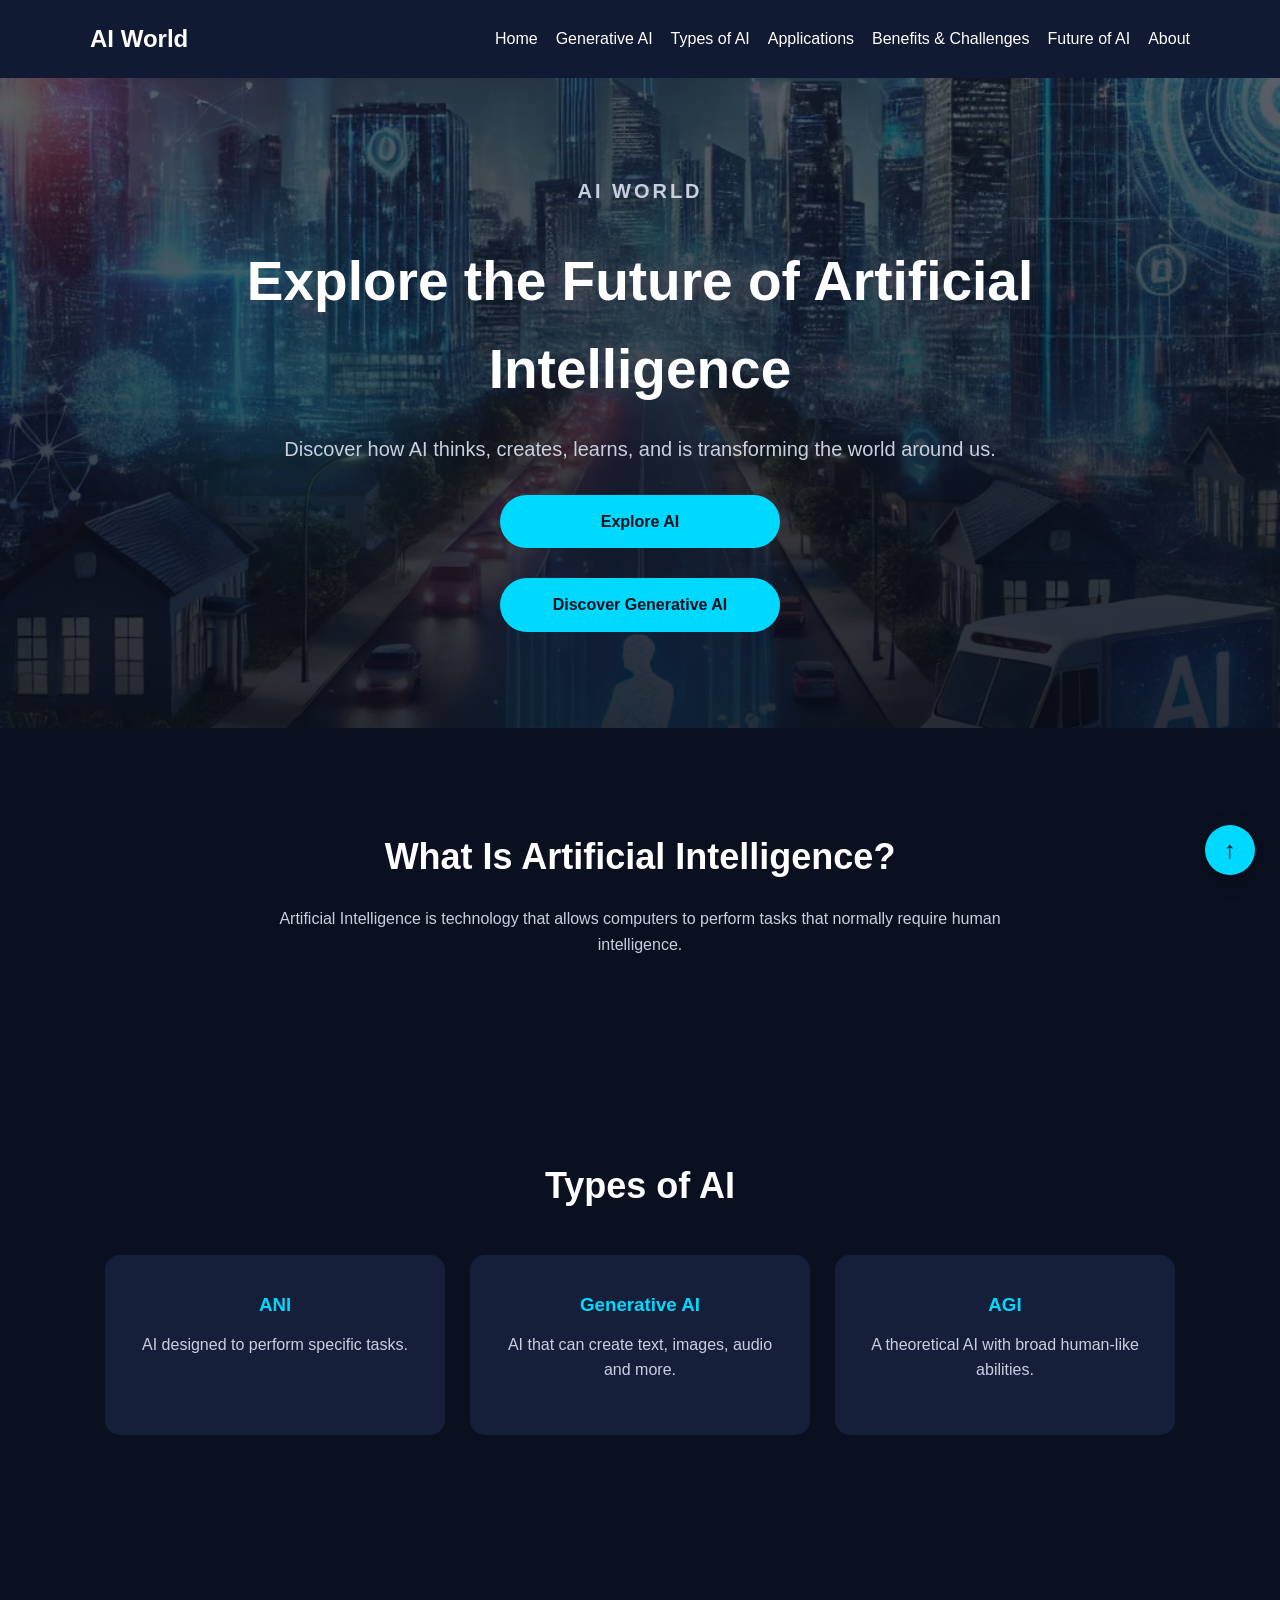
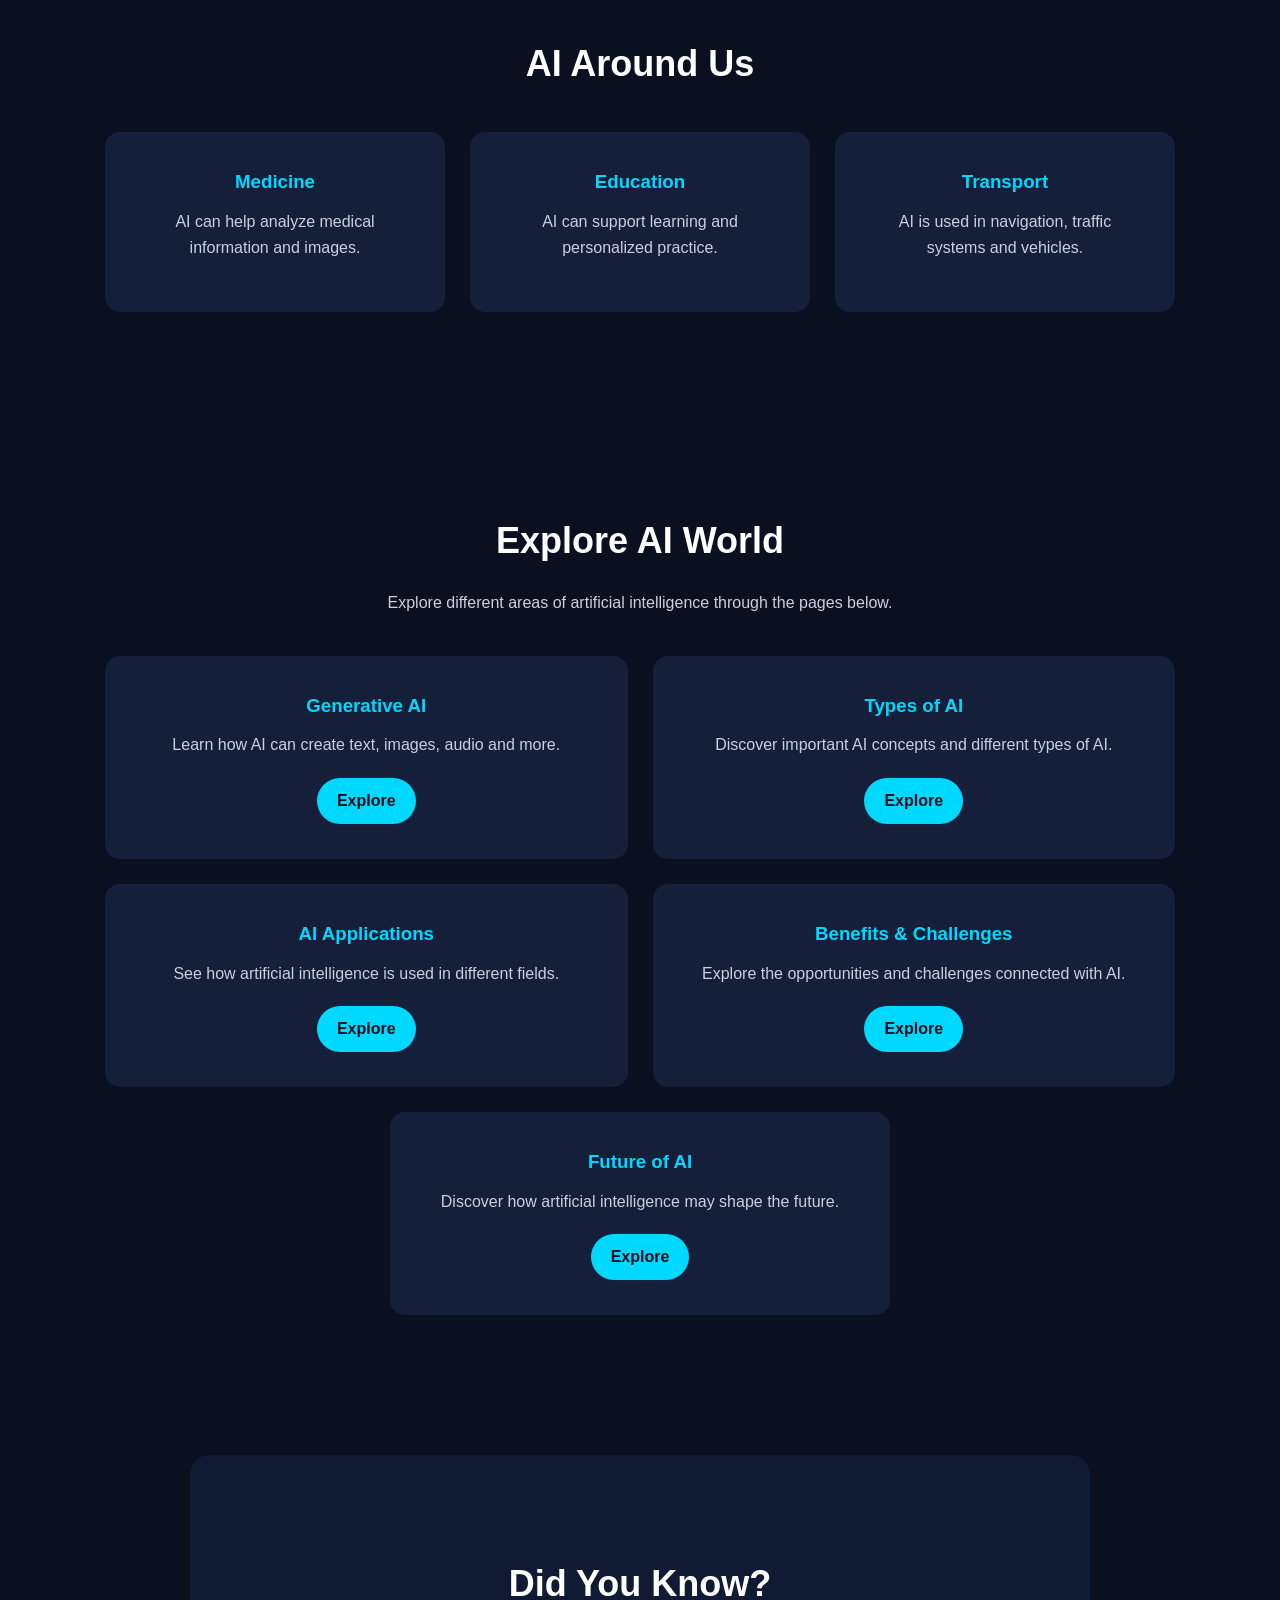
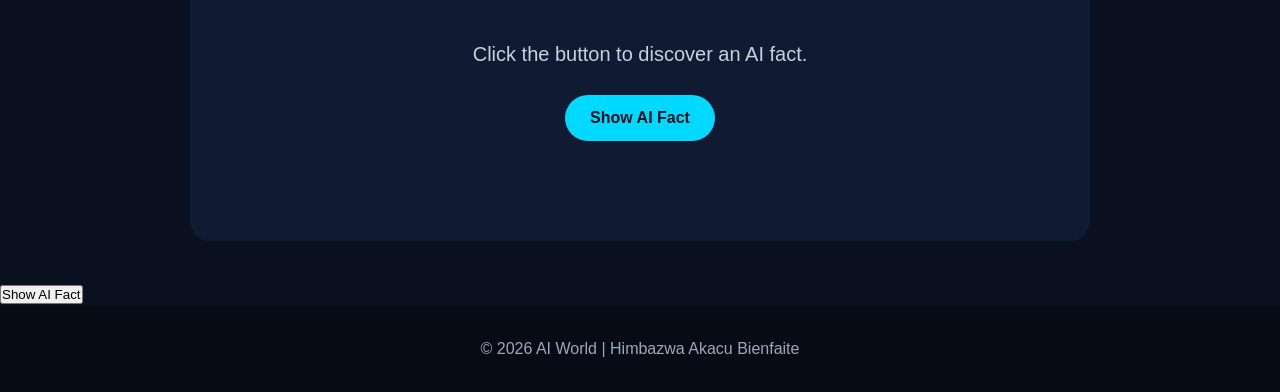
<file: index.html>
<!DOCTYPE html>
<html lang="en">
<head>
    <meta charset="UTF-8">
    <meta name="viewport" content="width=device-width, initial-scale=1.0">
    <title>AI World</title>
    <link rel="stylesheet" href="style.css">
</head>

<body>

    <header>
        <nav>
            <div class="logo"> AI World</div>

             <button class="menu-button" onclick="toggleMenu()">☰</button>

           <div class="nav-links">
            <a href="index.html">Home</a>
            <a href="generative-ai.html">Generative AI</a>
            <a href="types-ai.html">Types of AI</a>
            <a href="applications.html">Applications</a>
            <a href="benefits.html">Benefits & Challenges</a>
            <a href="future-ai.html">Future of AI</a>
            <a href="about.html">About</a>
           </div>
           
        </nav>
    </header>

    <main>

      <section class="hero">

    <div class="hero-content">

        <p class="hero-label"> AI WORLD</p>

        <h1>Explore the Future of Artificial Intelligence</h1>

        <p>
            Discover how AI thinks, creates, learns,
            and is transforming the world around us.
        </p>

        <div class="hero-buttons">

            <a href="#explore" class="hero-button">
                Explore AI
            </a>

            <a href="generative-ai.html" class="hero-button">
                Discover Generative AI
            </a>

        </div>

    </div>

</section>  

        <section id="about" class="section">
            <h2>What Is Artificial Intelligence?</h2>

            <p>
                Artificial Intelligence is technology that allows
                computers to perform tasks that normally require
                human intelligence.
            </p>
        </section>

        <section id="types" class="section">
            <h2>Types of AI</h2>

            <div class="cards">

                <div class="card">
                    <h3>ANI</h3>
                    <p>AI designed to perform specific tasks.</p>
                </div>

                <div class="card">
                    <h3>Generative AI</h3>
                    <p>AI that can create text, images, audio and more.</p>
                </div>

                <div class="card">
                    <h3>AGI</h3>
                    <p>A theoretical AI with broad human-like abilities.</p>
                </div>

            </div>
        </section>

        <section id="applications" class="section">
            <h2>AI Around Us</h2>

            <div class="cards">

                <div class="card">
                    <h3> Medicine</h3>
                    <p>AI can help analyze medical information and images.</p>
                </div>

                <div class="card">
                    <h3> Education</h3>
                    <p>AI can support learning and personalized practice.</p>
                </div>

                <div class="card">
                    <h3> Transport</h3>
                    <p>AI is used in navigation, traffic systems and vehicles.</p>
                </div>

            </div>
        </section>

        <section class="section explore-section" id="explore">

    <h2>Explore AI World</h2>

    <p>
        Explore different areas of artificial intelligence
        through the pages below.
    </p>

    <div class="cards">

        <div class="card">
            <h3> Generative AI</h3>
            <p>
                Learn how AI can create text, images,
                audio and more.
            </p>

            <a href="generative-ai.html" class="card-button">
                Explore
            </a>
        </div>

        <div class="card">
            <h3> Types of AI</h3>
            <p>
                Discover important AI concepts and
                different types of AI.
            </p>

            <a href="types-ai.html" class="card-button">
                Explore
            </a>
        </div>

        <div class="card">
            <h3> AI Applications</h3>
            <p>
                See how artificial intelligence is
                used in different fields.
            </p>

            <a href="applications.html" class="card-button">
                Explore
            </a>
        </div>

        <div class="card">
            <h3> Benefits & Challenges</h3>
            <p>
                Explore the opportunities and challenges
                connected with AI.
            </p>
            <a href="benefits.html" class="card-button">Explore</a>
        </div>

        <div class="card">
           <h3> Future of AI</h3>
           <p>
                Discover how artificial intelligence
                may shape the future.
           </p>
           <a href="future-ai.html" class="card-button">
              Explore
           </a>
</div>

    </div>

</section>

<section class="section fact-section">

    <h2>Did You Know?</h2>

    <p id="fact">
        Click the button to discover an AI fact.
    </p>

    <button onclick="showFact()">Show AI Fact</button>

</section>

<button onclick="showFact()">Show AI Fact</button>

</section>

<button id="topButton" onclick="scrollToTop()">↑</button>

</main>

<footer>
    <p>© 2026 AI World | Himbazwa Akacu Bienfaite</p>
</footer>

<script src="script.js"></script>

</body>
</html>
</file>
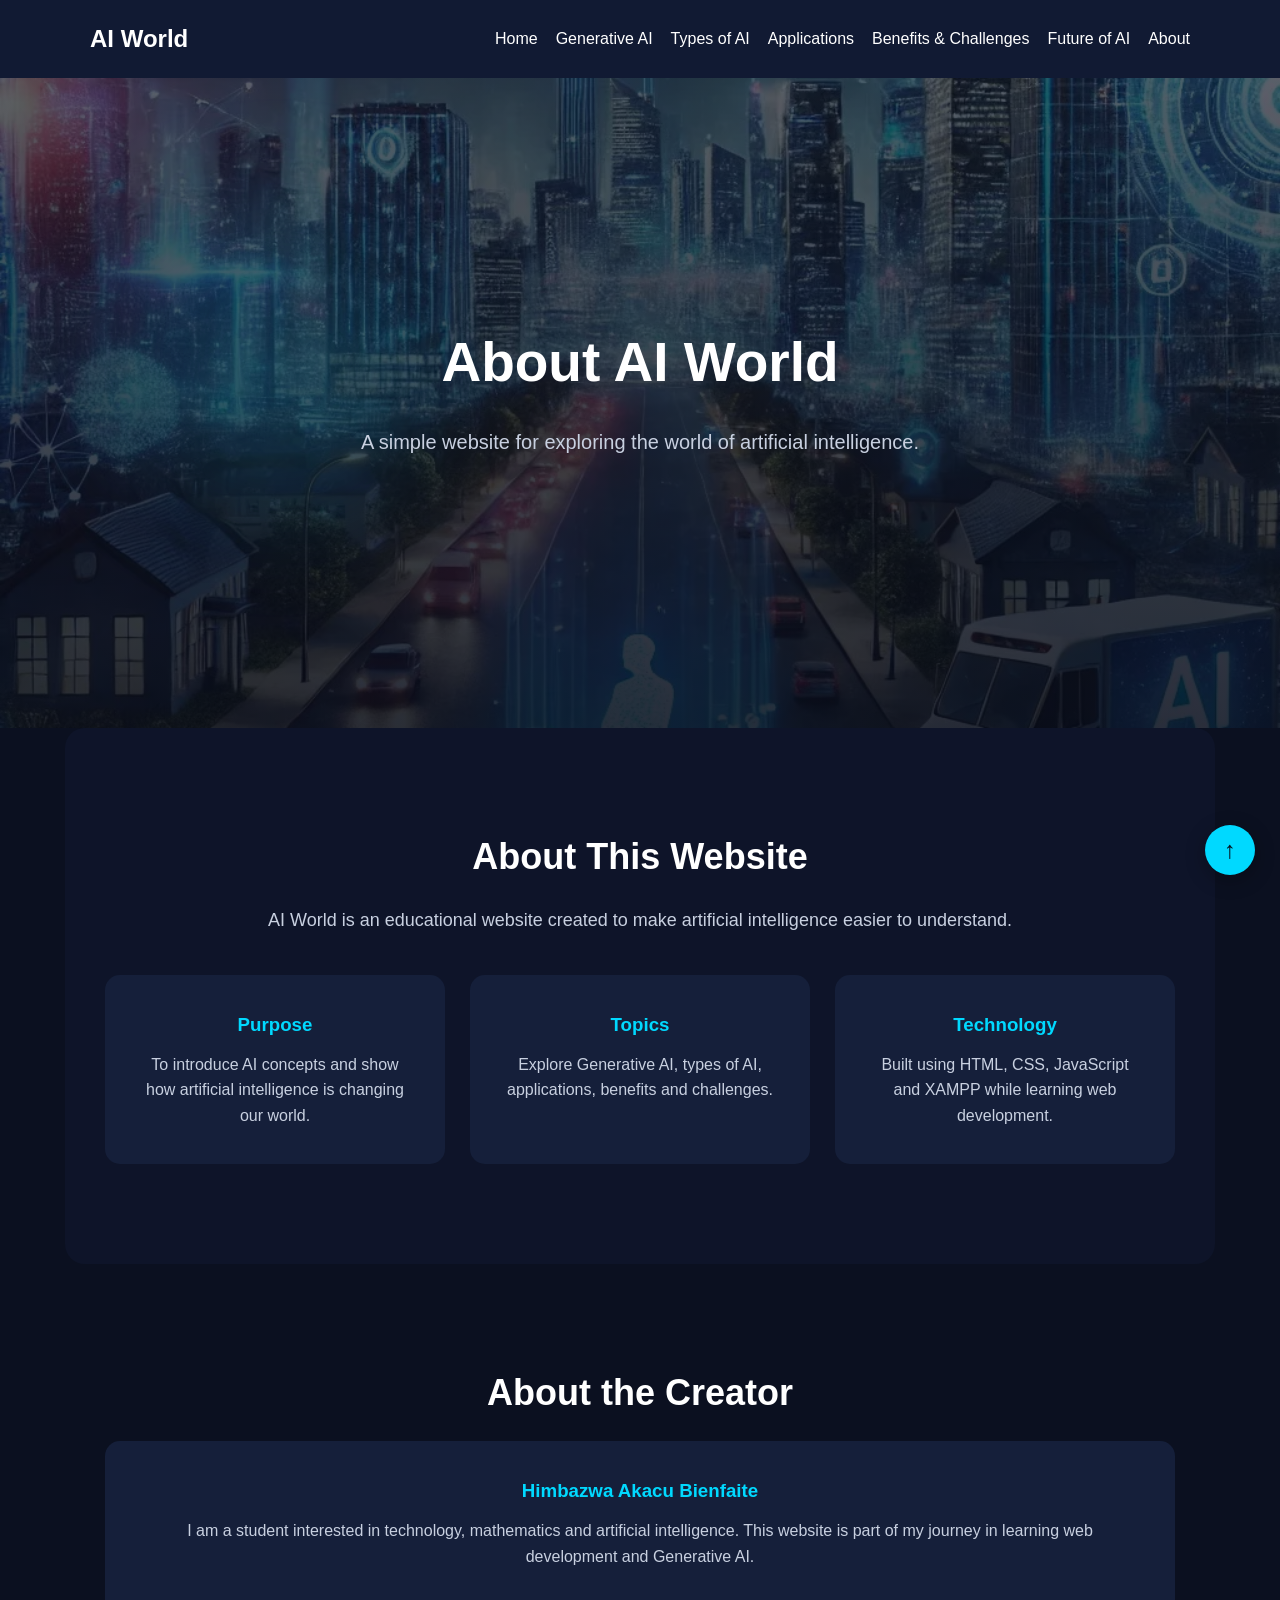
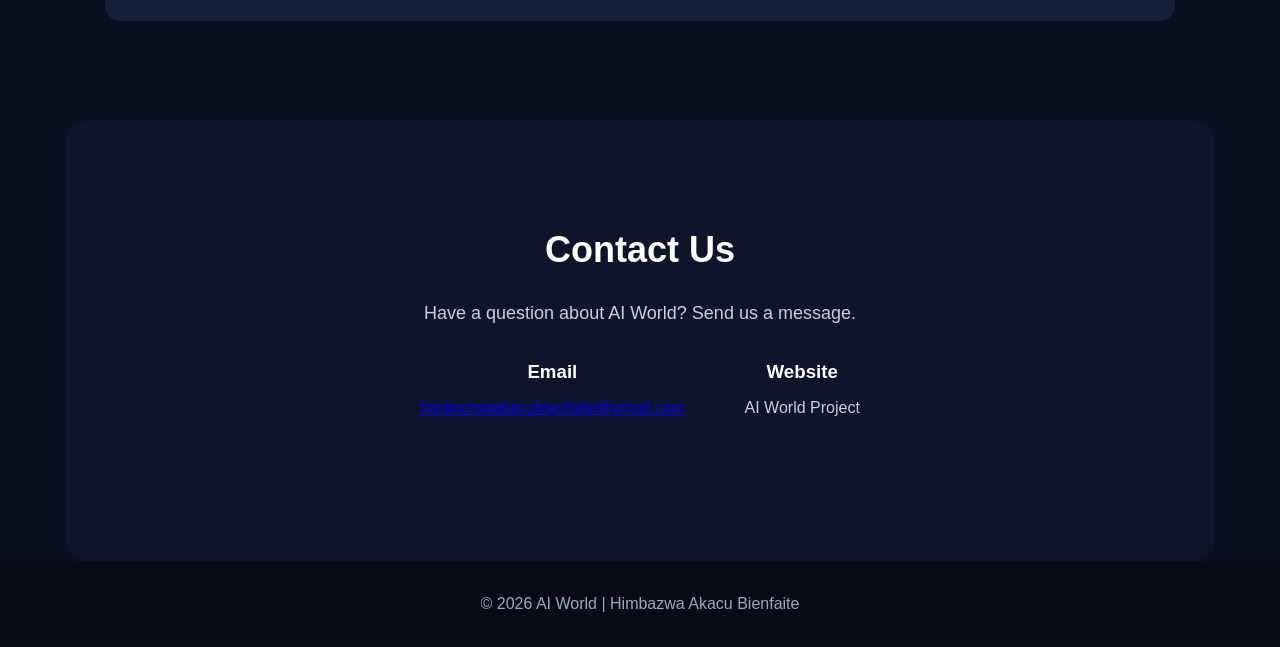
<file: about.html>
<!DOCTYPE html>
<html lang="en">

<head>
    <meta charset="UTF-8">
    <meta name="viewport" content="width=device-width, initial-scale=1.0">

    <title>About | AI World</title>

    <link rel="stylesheet" href="style.css">
</head>

<body>

<header>
    <nav>

        <div class="logo"> AI World</div>

        <button class="menu-button" onclick="toggleMenu()">☰</button>

        <div class="nav-links">
            <a href="index.html">Home</a>
            <a href="generative-ai.html">Generative AI</a>
            <a href="types-ai.html">Types of AI</a>
            <a href="applications.html">Applications</a>
            <a href="benefits.html">Benefits & Challenges</a>
            <a href="future-ai.html">Future of AI</a>
            <a href="about.html">About</a>
        </div>

    </nav>
</header>

<main>

    <section class="hero">
        <div class="hero-content">

            <h1>About AI World</h1>

            <p>
                A simple website for exploring the world
                of artificial intelligence.
            </p>

        </div>
    </section>

    
<section class="section website-section">

    <h2>About This Website</h2>

    <p class="section-intro">
        AI World is an educational website created to make
        artificial intelligence easier to understand.
    </p>

    <div class="cards">

        <div class="card">
            <h3> Purpose</h3>
            <p>
                To introduce AI concepts and show how
                artificial intelligence is changing our world.
            </p>
        </div>

        <div class="card">
            <h3> Topics</h3>
            <p>
                Explore Generative AI, types of AI,
                applications, benefits and challenges.
            </p>
        </div>

        <div class="card">
            <h3> Technology</h3>
            <p>
                Built using HTML, CSS, JavaScript and
                XAMPP while learning web development.
            </p>
        </div>

    </div>

</section>
   <section class="section creator-section"> 

        <h2>About the Creator</h2>

        <div class="card">

            <h3>Himbazwa Akacu Bienfaite</h3>

            <p>
                I am a student interested in technology,
                mathematics and artificial intelligence.
                This website is part of my journey in learning
                web development and Generative AI.
            </p>

        </div>

    </section>

    <section class="section contact-section">

    <h2>Contact Us</h2>

    <p class="section-intro">
        Have a question about AI World? Send us a message.
    </p>

    <div class="contact-info">

    <div>
       <h3> Email</h3>
    <p> 
        <a href="https://mail.google.com/mail/?view=cm&fs=1&to=himbazwaakacubienfaite@gmail.com" target="_blank">
          himbazwaakacubienfaite@gmail.com
        </a>

    </p>
    </div>

    <div>
        <h3> Website</h3>
        <p>AI World Project</p>
    </div>

</div>

    </section>

    <button id="topButton" onclick="scrollToTop()">↑</button>

</main>

<footer>
    <p>© 2026 AI World | Himbazwa Akacu Bienfaite</p>
</footer>

<script src="script.js"></script>

</body>
</html>
</file>
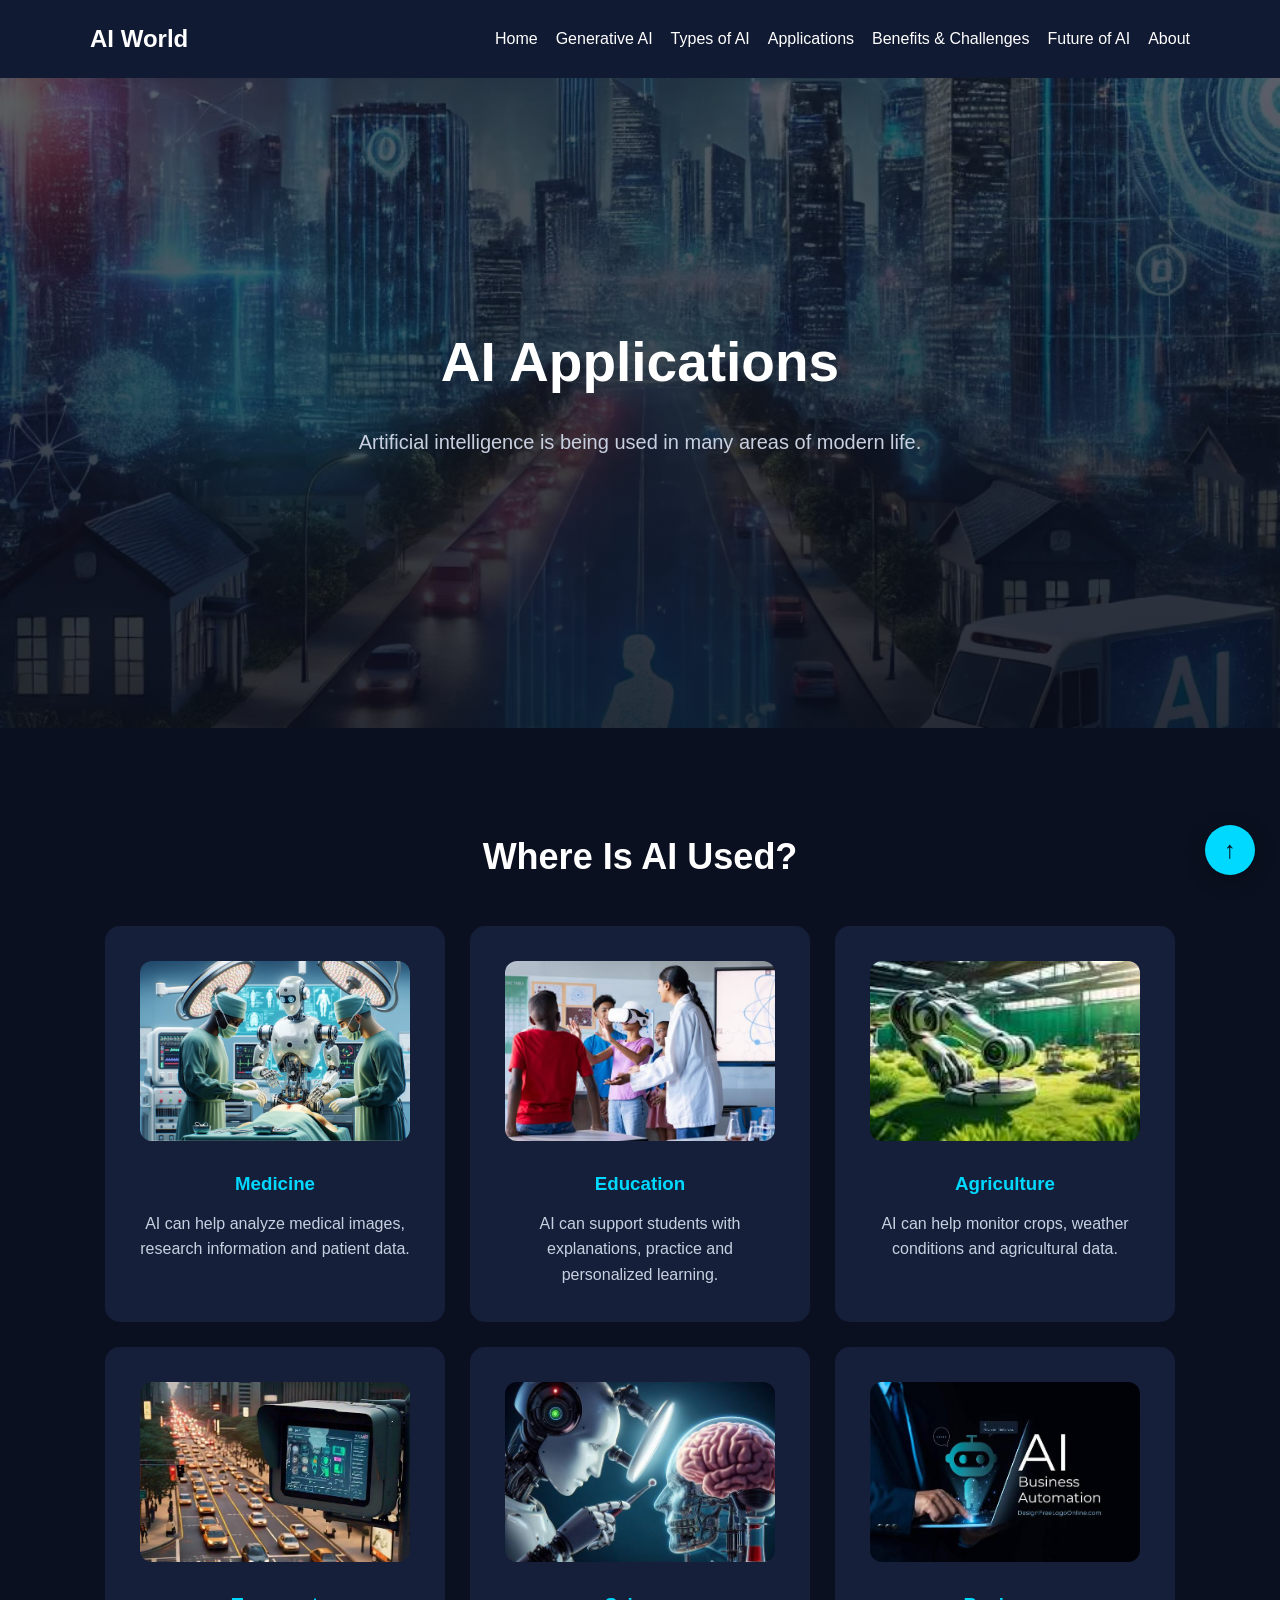
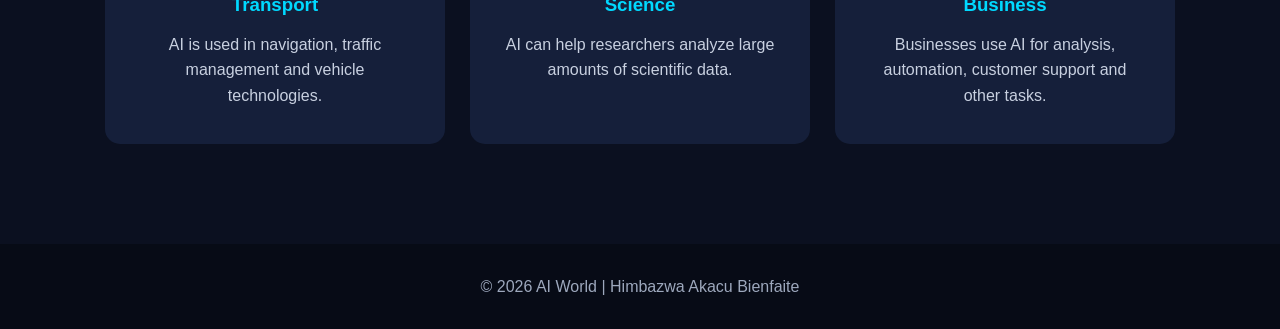
<file: applications.html>
<!DOCTYPE html>
<html lang="en">

<head>
    <meta charset="UTF-8">
    <meta name="viewport" content="width=device-width, initial-scale=1.0">

    <title>AI Applications | AI World</title>

    <link rel="stylesheet" href="style.css">
</head>

<body>

<header>
    <nav>

        <div class="logo"> AI World</div>

        <button class="menu-button" onclick="toggleMenu()">☰</button>

        <div class="nav-links">
            <a href="index.html">Home</a>
            <a href="generative-ai.html">Generative AI</a>
            <a href="types-ai.html">Types of AI</a>
            <a href="applications.html">Applications</a>
            <a href="benefits.html">Benefits & Challenges</a>
            <a href="future-ai.html">Future of AI</a>
            <a href="about.html">About</a>
        </div>

    </nav>
</header>

<main>

    <section class="hero">
        <div class="hero-content">

            <h1>AI Applications</h1>

            <p>
                Artificial intelligence is being used in many
                areas of modern life.
            </p>

        </div>
    </section>

    <section class="section">

        <h2>Where Is AI Used?</h2>

        <div class="cards">

            <div class="card">

                <img src="medicine.jpg" alt="AI in medicine">
 
                <h3> Medicine</h3>

                <p>
                    AI can help analyze medical images,
                    research information and patient data.
                </p>
            </div>

            <div class="card">

                <img src="education.jpg" alt="AI in education">

                <h3> Education</h3>

                <p>
                    AI can support students with explanations,
                    practice and personalized learning.
                </p>
            </div>

            <div class="card">

                <img src="agriculture.jpg" alt="AI in agriculture">

                <h3> Agriculture</h3>

                <p>
                    AI can help monitor crops, weather conditions
                    and agricultural data.
                </p>
            </div>

            <div class="card">

               <img src="transport.jpg" alt="AI in transport">

                <h3> Transport</h3>

                <p>
                    AI is used in navigation, traffic management
                    and vehicle technologies.
                </p>
            </div>

            <div class="card">

                <img src="science.jpg" alt="AI in science">

                <h3> Science</h3>

                <p>
                    AI can help researchers analyze large amounts
                    of scientific data.
                </p>
            </div>

            <div class="card">

                <img src="business.jpg" alt="AI in business">

                <h3> Business</h3>

                <p>
                    Businesses use AI for analysis, automation,
                    customer support and other tasks.
                </p>
            </div>

        </div>

    </section>

    <button id="topButton" onclick="scrollToTop()">↑</button>

</main>

<footer>
    <p>© 2026 AI World | Himbazwa Akacu Bienfaite</p>
</footer>

<script src="script.js"></script>

</body>
</html>
</file>
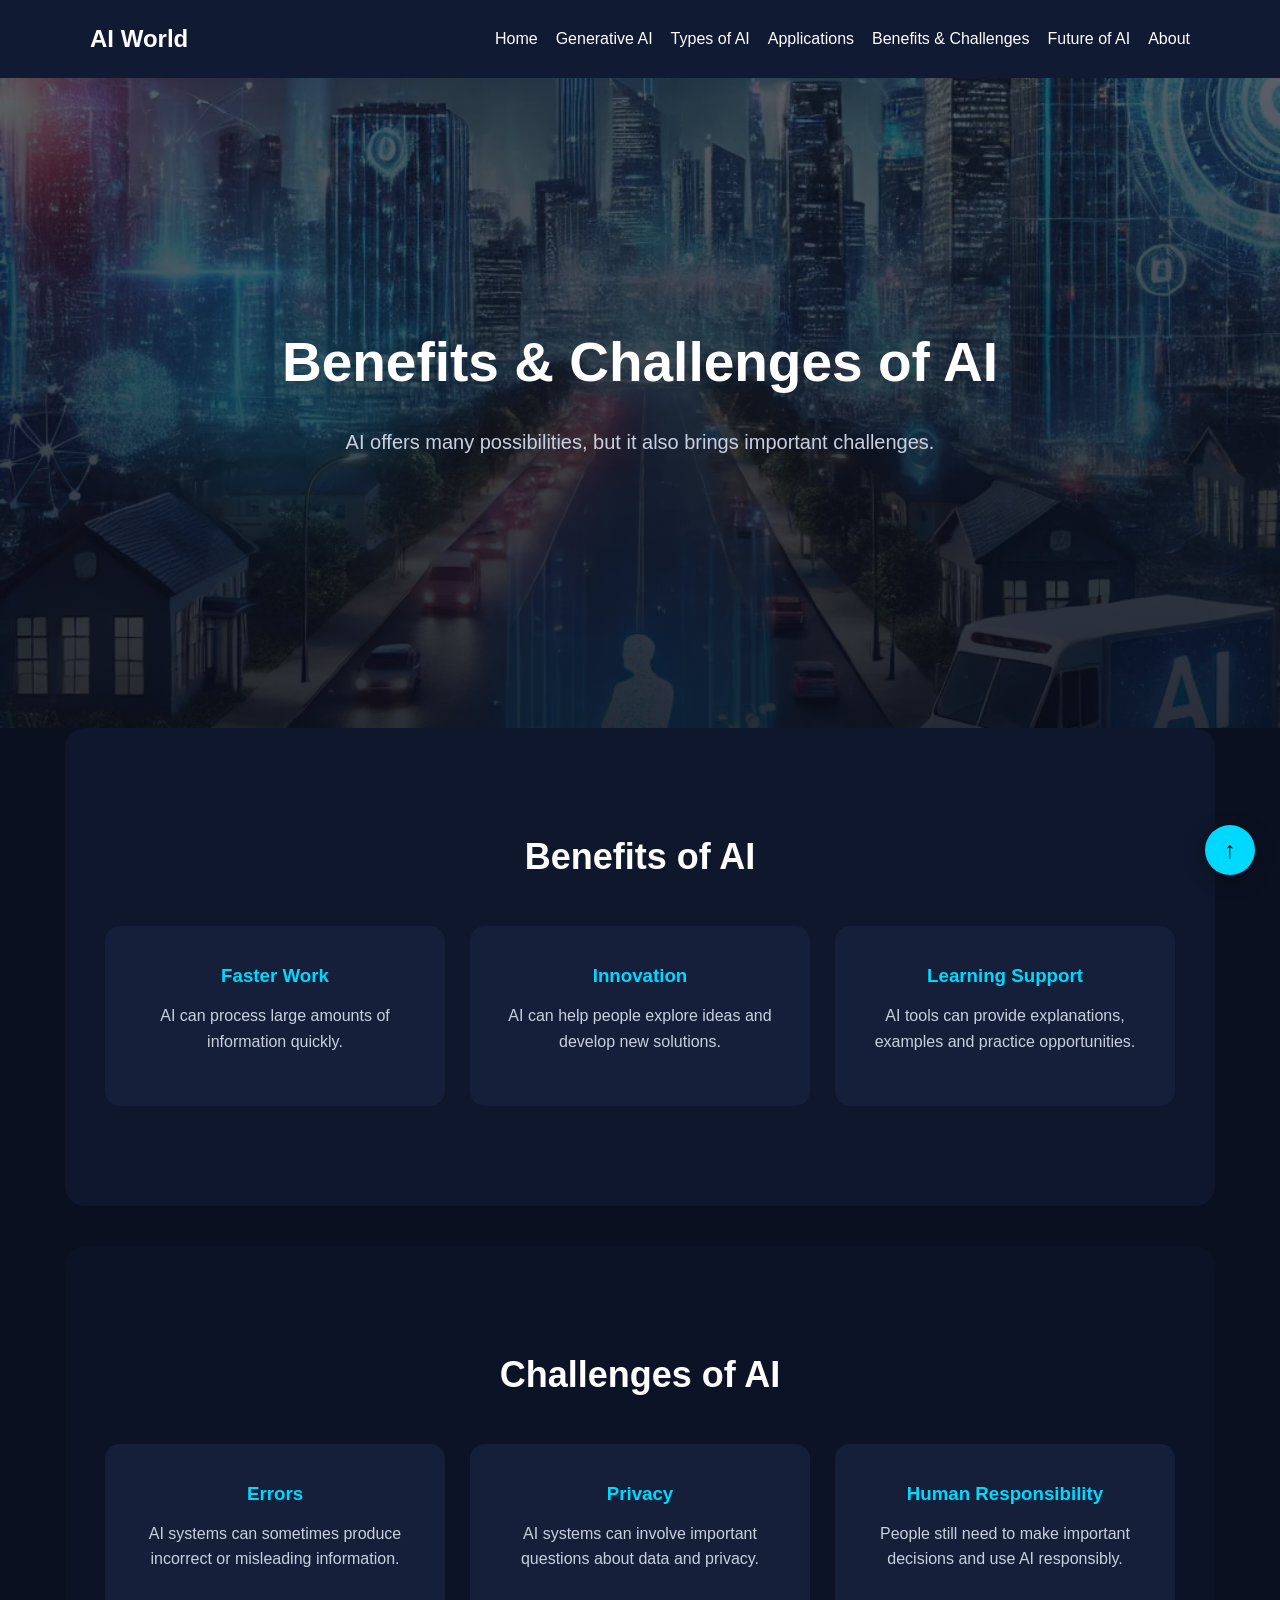
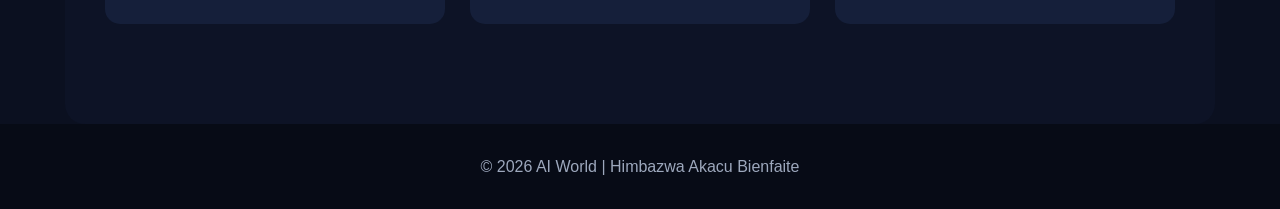
<file: benefits.html>
<!DOCTYPE html>
<html lang="en">

<head>
    <meta charset="UTF-8">
    <meta name="viewport" content="width=device-width, initial-scale=1.0">

    <title>Benefits & Challenges | AI World</title>

    <link rel="stylesheet" href="style.css">
</head>

<body>

<header>
    <nav>

        <div class="logo"> AI World</div>

        <button class="menu-button" onclick="toggleMenu()">☰</button>

        <div class="nav-links">
            <a href="index.html">Home</a>
            <a href="generative-ai.html">Generative AI</a>
            <a href="types-ai.html">Types of AI</a>
            <a href="applications.html">Applications</a>
            <a href="benefits.html">Benefits & Challenges</a>
            <a href="future-ai.html">Future of AI</a>
            <a href="about.html">About</a>
        </div>

    </nav>
</header>

<main>

    <section class="hero">
        <div class="hero-content">

            <h1>Benefits & Challenges of AI</h1>

            <p>
                AI offers many possibilities, but it also
                brings important challenges.
            </p>

        </div>
    </section>

    <section class="section benefits-section">

        <h2>Benefits of AI</h2>

        <div class="cards">

            <div class="card">
                <h3> Faster Work</h3>

                <p>
                    AI can process large amounts of information
                    quickly.
                </p>
            </div>

            <div class="card">
                <h3> Innovation</h3>

                <p>
                    AI can help people explore ideas and develop
                    new solutions.
                </p>
            </div>

            <div class="card">
                <h3> Learning Support</h3>

                <p>
                    AI tools can provide explanations, examples
                    and practice opportunities.
                </p>
            </div>

        </div>

    </section>

    <section class="section challenges-section">

        <h2>Challenges of AI</h2>

        <div class="cards">

            <div class="card">
                <h3> Errors</h3>

                <p>
                    AI systems can sometimes produce incorrect
                    or misleading information.
                </p>
            </div>

            <div class="card">
                <h3> Privacy</h3>

                <p>
                    AI systems can involve important questions
                    about data and privacy.
                </p>
            </div>

            <div class="card">
                <h3> Human Responsibility</h3>

                <p>
                    People still need to make important decisions
                    and use AI responsibly.
                </p>
            </div>

        </div>

    </section>

    <button id="topButton" onclick="scrollToTop()">↑</button>

</main>

<footer>
    <p>© 2026 AI World | Himbazwa Akacu Bienfaite</p>
</footer>

<script src="script.js"></script>

</body>
</html>
</file>
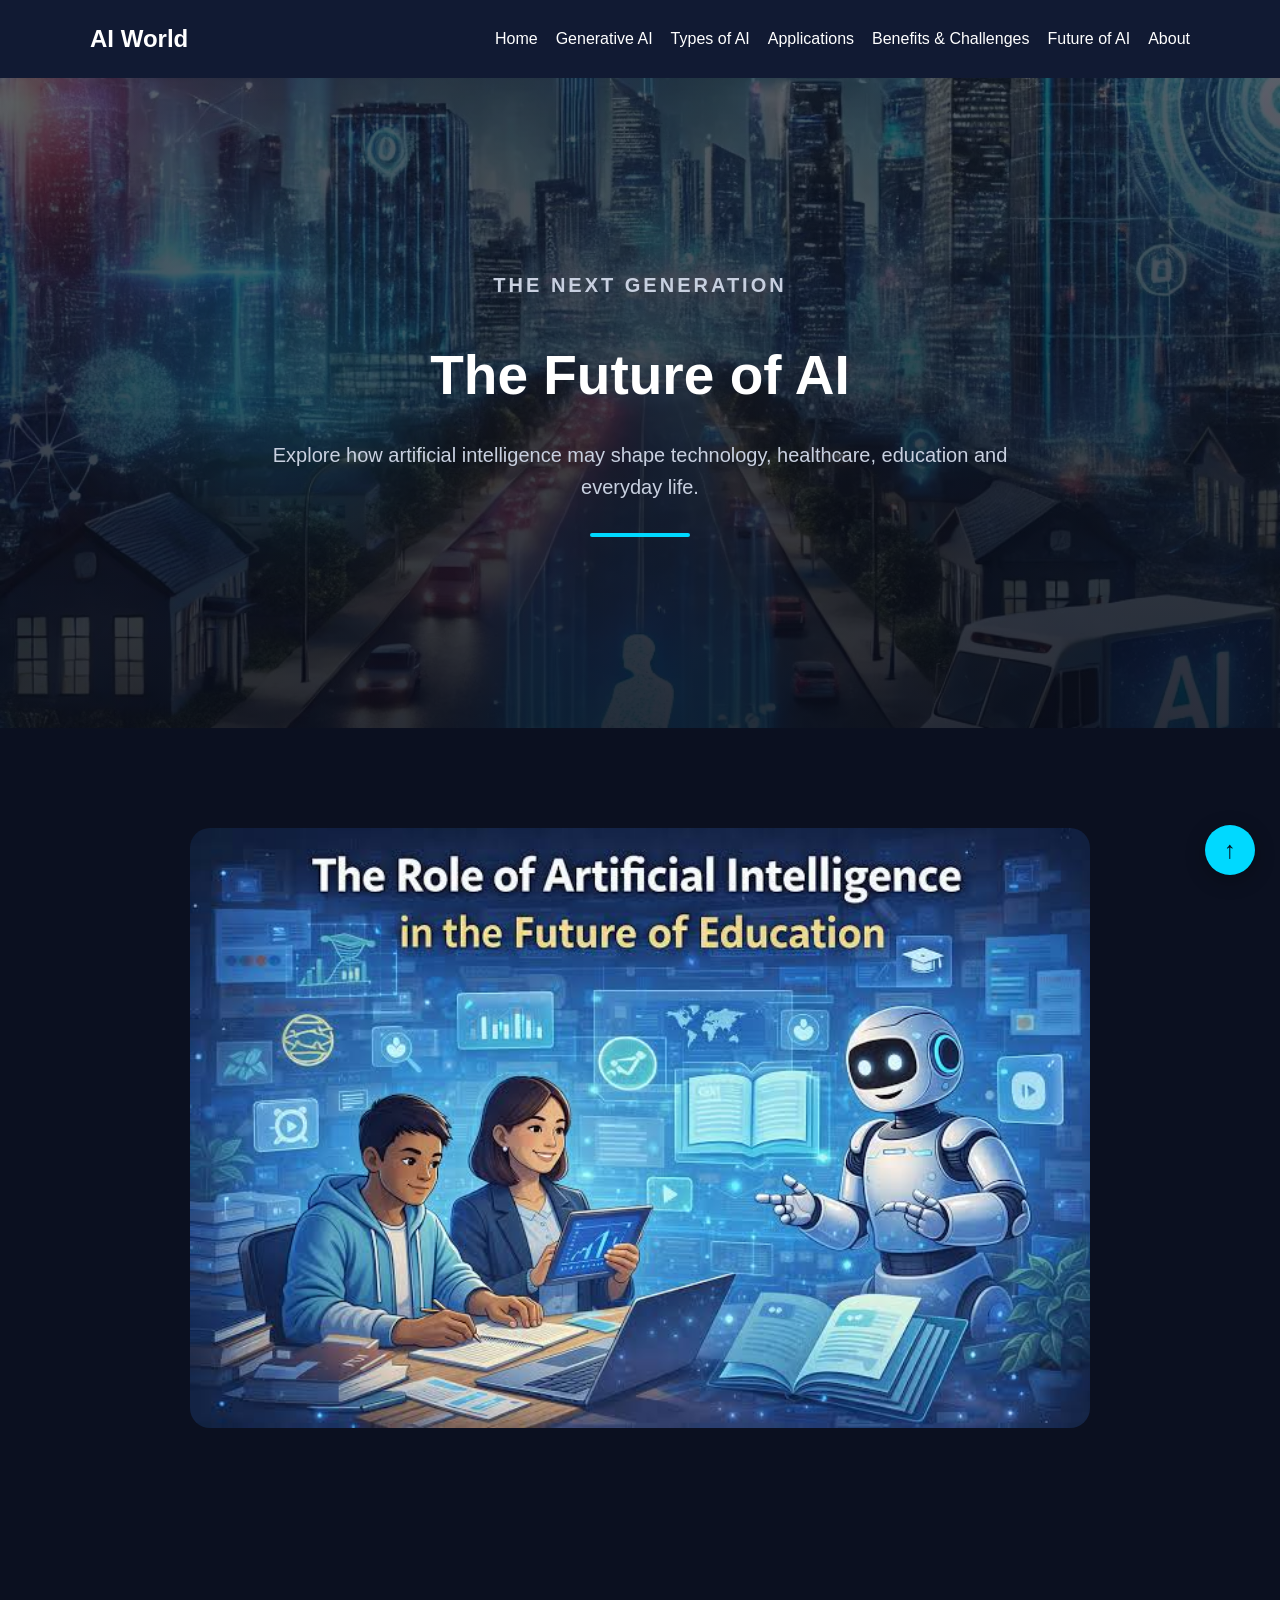
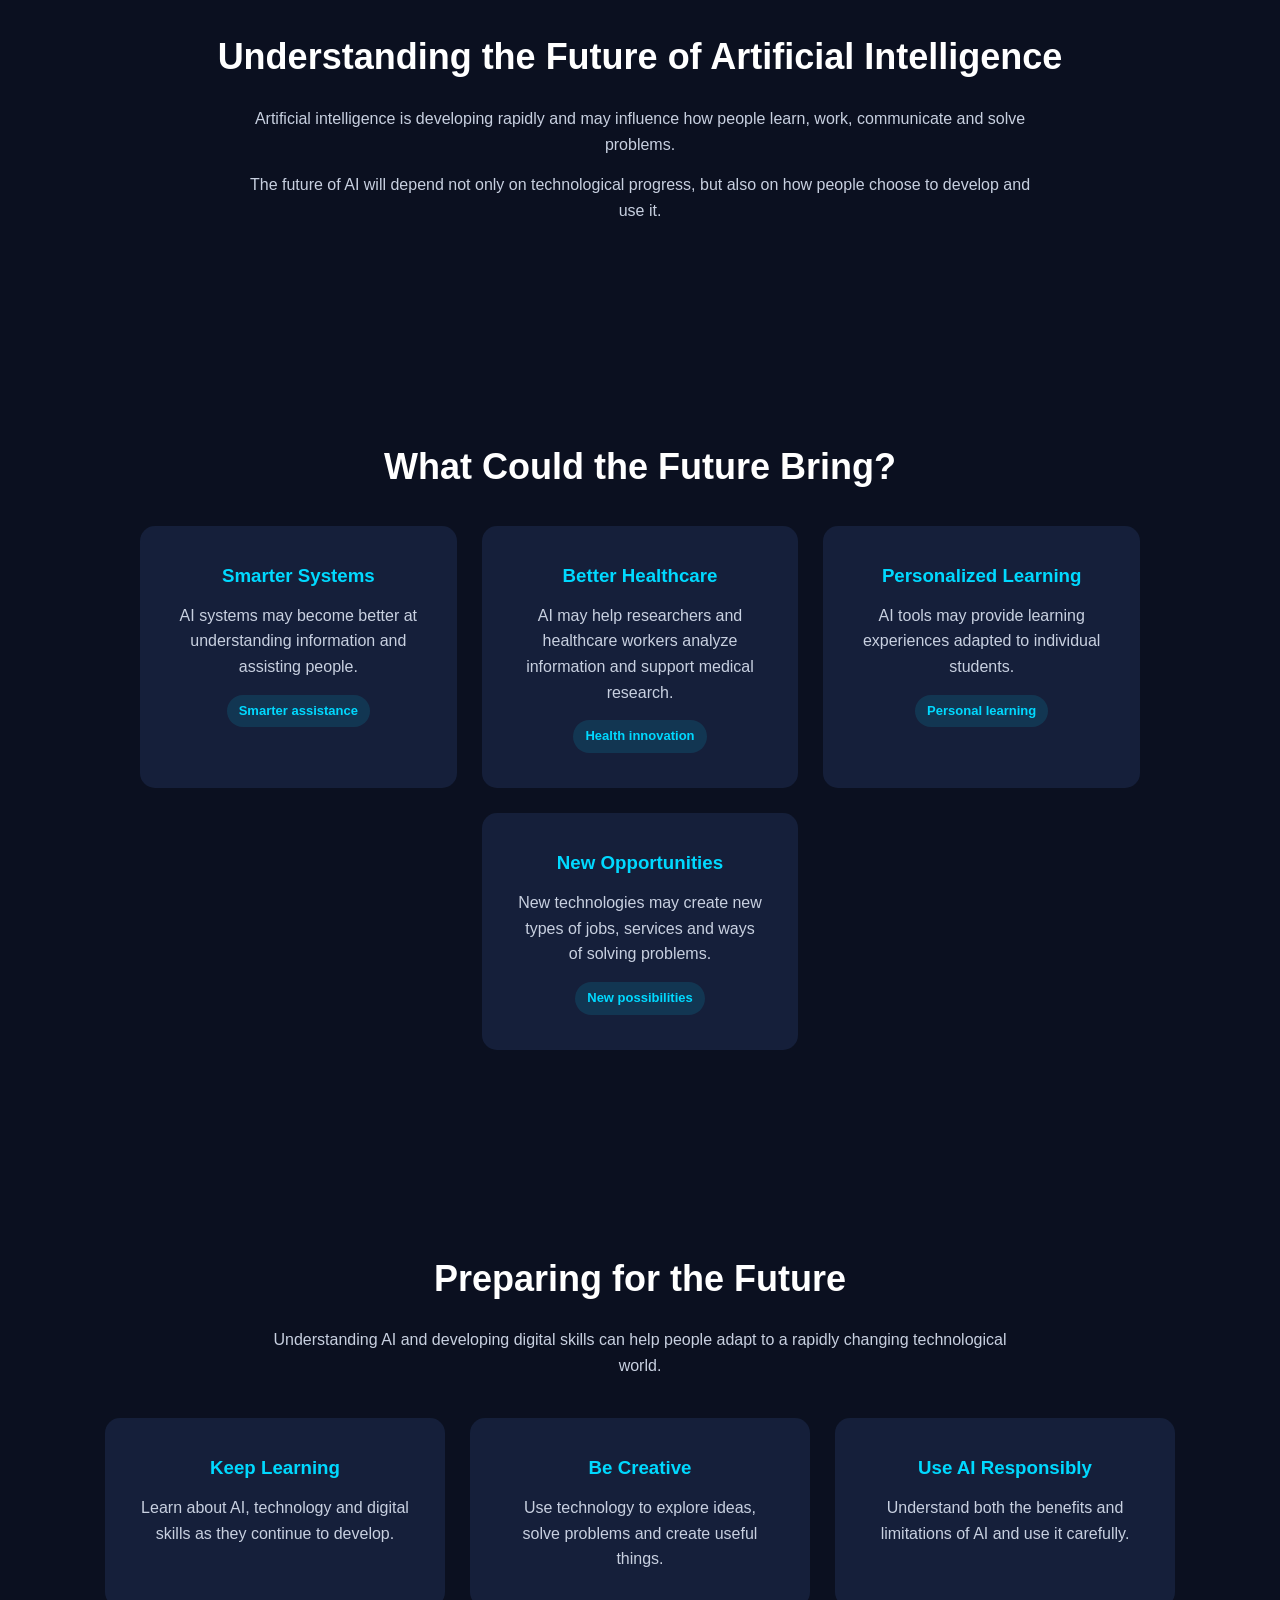
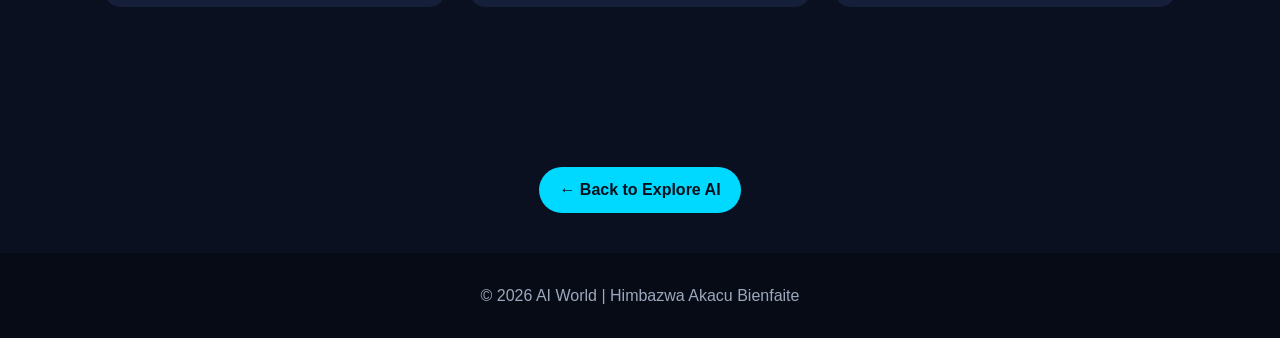
<file: future-ai.html>
<!DOCTYPE html>
<html lang="en">

<head>
    <meta charset="UTF-8">
    <meta name="viewport" content="width=device-width, initial-scale=1.0">

    <title>Future of AI | AI World</title>

    <link rel="stylesheet" href="style.css">
</head>

<body>

 <header>
      <nav>

         <div class="logo"> AI World</div>

         <button class="menu-button" onclick="toggleMenu()">☰</button>

         <div class="nav-links">
            <a href="index.html">Home</a>
            <a href="generative-ai.html">Generative AI</a>
            <a href="types-ai.html">Types of AI</a>
            <a href="applications.html">Applications</a>
            <a href="benefits.html">Benefits & Challenges</a>
            <a href="future-ai.html">Future of AI</a>
            <a href="about.html">About</a>
         </div>

      </nav>

 </header>

   <main>

     <section class="hero">

        <div class="hero-content">

          <p class="hero-label"> THE NEXT GENERATION</p>

          <h1>The Future of AI</h1>

          <p>
             Explore how artificial intelligence may
             shape technology, healthcare, education and everyday life.
          </p>

         <div class="future-hero-line"></div>

        </div>

     </section>

     <section class="section future-image-section">

         <img src="future-ai.jpg"
              alt="Artificial intelligence and future technology">

     </section>

     <section class="section future-intro">

         <h2>Understanding the Future of Artificial Intelligence</h2>

         <p>
             Artificial intelligence is developing rapidly and may
             influence how people learn, work, communicate and solve problems.
         </p>

         <p>
             The future of AI will depend not only on technological
             progress, but also on how people choose to develop and use it.
         </p>

     </section>

      <section class="section">

          <h2>What Could the Future Bring?</h2>

          <div class="future-cards">

             <div class="card">
                 <h3> Smarter Systems</h3>
                 <p>
                     AI systems may become better at understanding
                     information and assisting people.
                 </p>

                 <span class="card-highlight">Smarter assistance</span> 
             </div>

             <div class="card">
                 <h3> Better Healthcare</h3>
                 <p>
                     AI may help researchers and healthcare workers
                     analyze information and support medical research.
                 </p>

                 <span class="card-highlight">Health innovation</span>
             </div>

             <div class="card">
                 <h3> Personalized Learning</h3>
                 <p>
                     AI tools may provide learning experiences
                     adapted to individual students.
                 </p>

                 <span class="card-highlight">Personal learning</span> 
             </div>

             <div class="card">
                 <h3> New Opportunities</h3>
                 <p>
                     New technologies may create new types of
                     jobs, services and ways of solving problems.
                 </p>

                 <span class="card-highlight">New possibilities</span>
             </div>

          </div>

        </section>
        <section class="section">

    <h2>Preparing for the Future</h2>

    <p>
        Understanding AI and developing digital skills can
        help people adapt to a rapidly changing technological world.
    </p>

    <div class="cards">

        <div class="card">
            <h3> Keep Learning</h3>
            <p>
                Learn about AI, technology and digital skills
                as they continue to develop.
            </p>
        </div>

        <div class="card">
            <h3> Be Creative</h3>
            <p>
                Use technology to explore ideas, solve problems
                and create useful things.
            </p>
        </div>

        <div class="card">
            <h3> Use AI Responsibly</h3>
            <p>
                Understand both the benefits and limitations
                of AI and use it carefully.
            </p>
        </div>

    </div>

</section>

<div class="page-navigation">

    <a href="index.html#explore" class="card-button">
        ← Back to Explore AI
    </a>

</div>

     <button id="topButton" onclick="scrollToTop()">↑</button>

  </main>



   <footer>
     <p>© 2026 AI World | Himbazwa Akacu Bienfaite</p>
   </footer>

 <script src="script.js"></script>

</body>
</html>
</file>
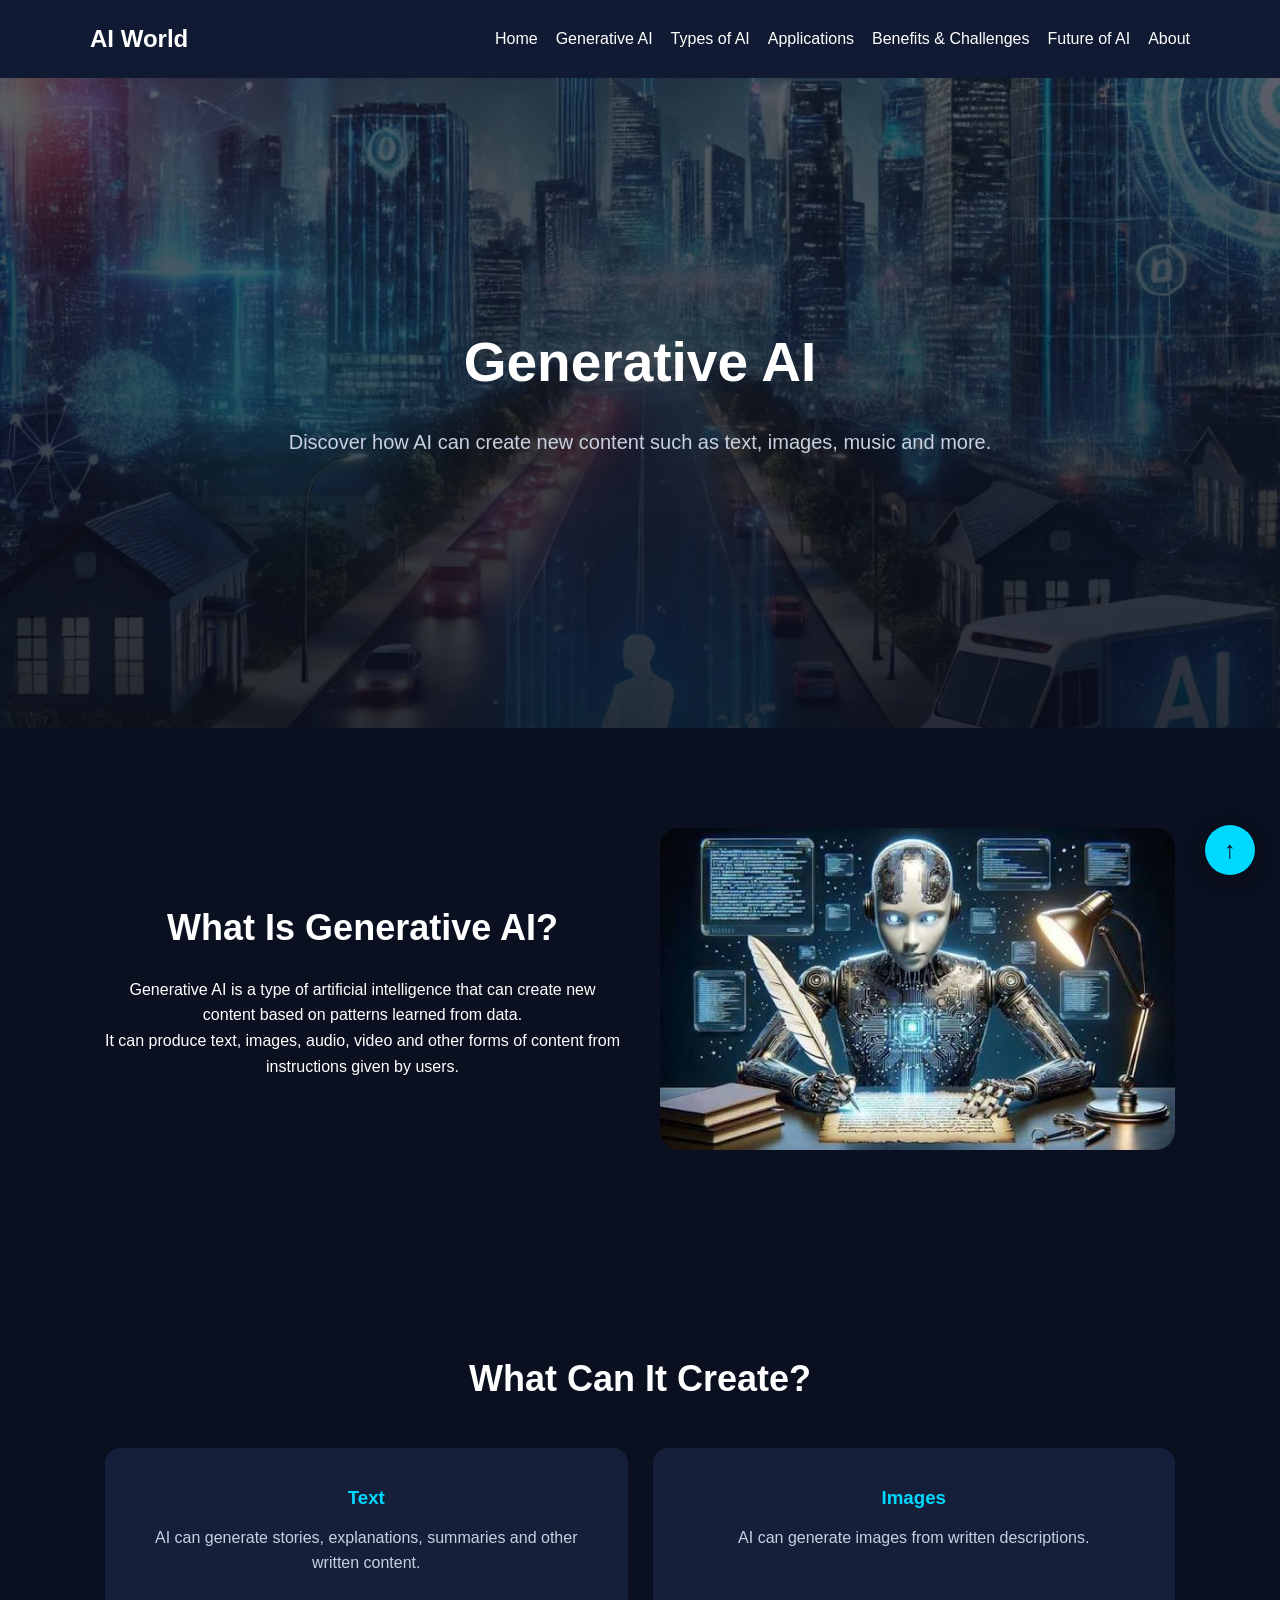
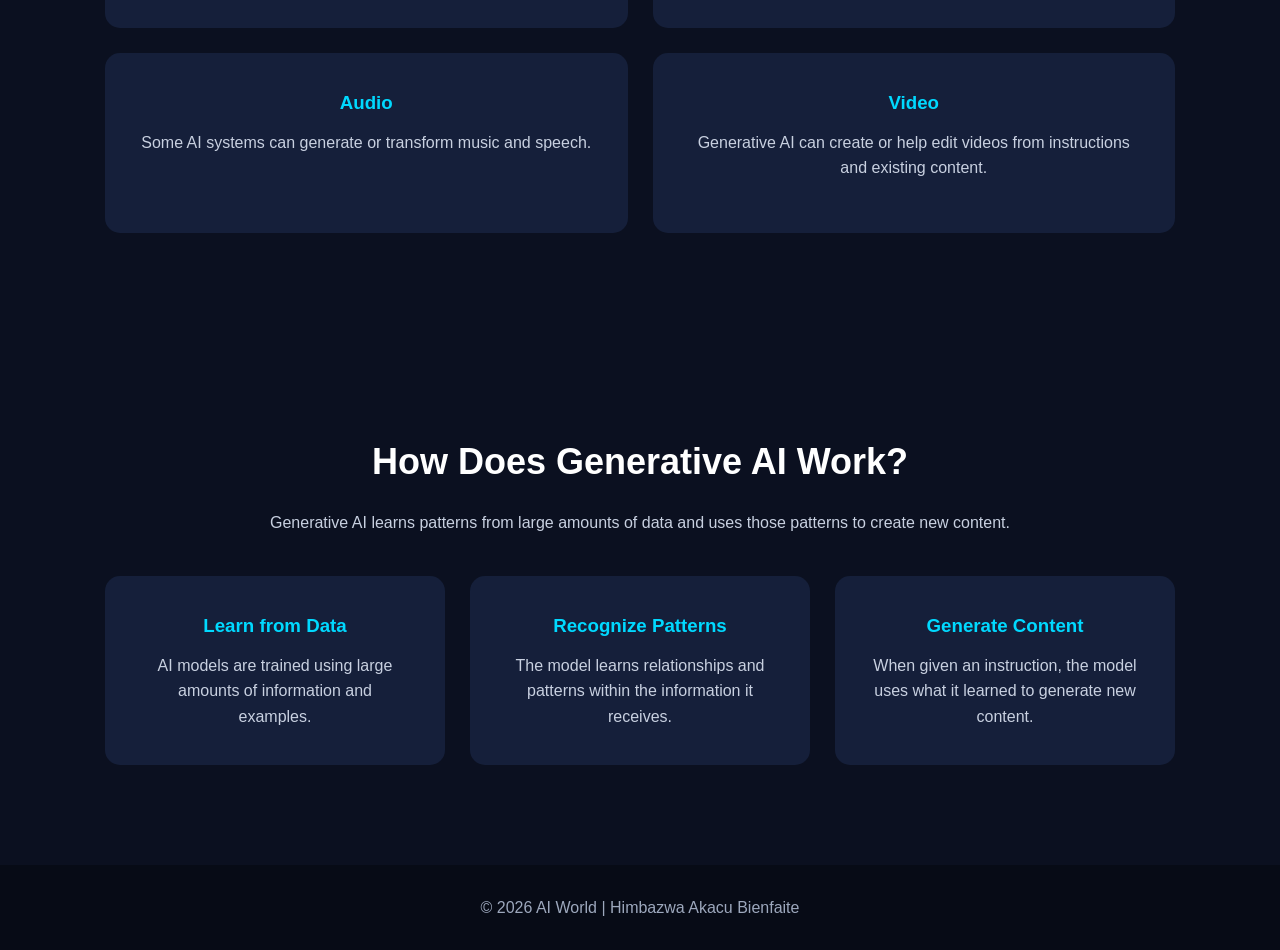
<file: generative-ai.html>
<!DOCTYPE html>
<html lang="en">

<head>
    <meta charset="UTF-8">
    <meta name="viewport" content="width=device-width, initial-scale=1.0">

    <title>Generative AI | AI World</title>

    <link rel="stylesheet" href="style.css">
</head>

<body>

    <header>
        <nav>

            <div class="logo"> AI World</div>

            <button class="menu-button" onclick="toggleMenu()">☰</button>

            <div class="nav-links">
                <a href="index.html">Home</a>
                <a href="generative-ai.html">Generative AI</a>
                <a href="types-ai.html">Types of AI</a>
                <a href="applications.html">Applications</a>
                <a href="benefits.html">Benefits & Challenges</a>
                <a href="future-ai.html">Future of AI</a>
                <a href="about.html">About</a>
            </div>

        </nav>
    </header>

    <main>

        <section class="hero">
            <div class="hero-content">

                <h1>Generative AI</h1>

                <p>
                    Discover how AI can create new content such as
                    text, images, music and more.
                </p>

            </div>
        </section>

       <section class="section gen-intro">

    <div class="gen-intro-text">

        <h2>What Is Generative AI?</h2>

        <p>
            Generative AI is a type of artificial intelligence
            that can create new content based on patterns
            learned from data.
        </p>

        <p>
            It can produce text, images, audio, video and
            other forms of content from instructions given by users.
        </p>

    </div>

    <div class="gen-intro-image">

        <img
            src="generative-ai.jpg"
            alt="Generative artificial intelligence"
        >

    </div>

</section>

        <section class="section">

            <h2>What Can It Create?</h2> 

            <div class="cards create-cards">

                <div class="card">
                    <h3> Text</h3>
                    <p>
                        AI can generate stories, explanations,
                        summaries and other written content.
                    </p>
                </div>

                <div class="card">
                    <h3> Images</h3>
                    <p>
                        AI can generate images from written
                        descriptions.
                    </p>
                </div>

                <div class="card">
                    <h3> Audio</h3>
                    <p>
                        Some AI systems can generate or transform
                        music and speech.
                    </p>
                </div>

                <div class="card">

                    <h3> Video</h3>

                    <p>
                        Generative AI can create or help edit
                        videos from instructions and existing content.
                    </p>

                </div>

            </div>

        </section>

        <section class="section">

    <h2>How Does Generative AI Work?</h2>

    <p>
        Generative AI learns patterns from large amounts of
        data and uses those patterns to create new content.
    </p>

    <div class="cards">

        <div class="card">
            <h3>Learn from Data</h3>
            <p>
                AI models are trained using large amounts of
                information and examples.
            </p>
        </div>

        <div class="card">
            <h3> Recognize Patterns</h3>
            <p>
                The model learns relationships and patterns
                within the information it receives.
            </p>
        </div>

        <div class="card">
            <h3> Generate Content</h3>
            <p>
                When given an instruction, the model uses what
                it learned to generate new content.
            </p>
        </div>

        </div>

        </section>

        <button id="topButton" onclick="scrollToTop()">↑</button>


    </main>

    <footer>
        <p>© 2026 AI World | Himbazwa Akacu Bienfaite</p>
    </footer>

    <script src="script.js"></script>

</body>

</html>
</file>
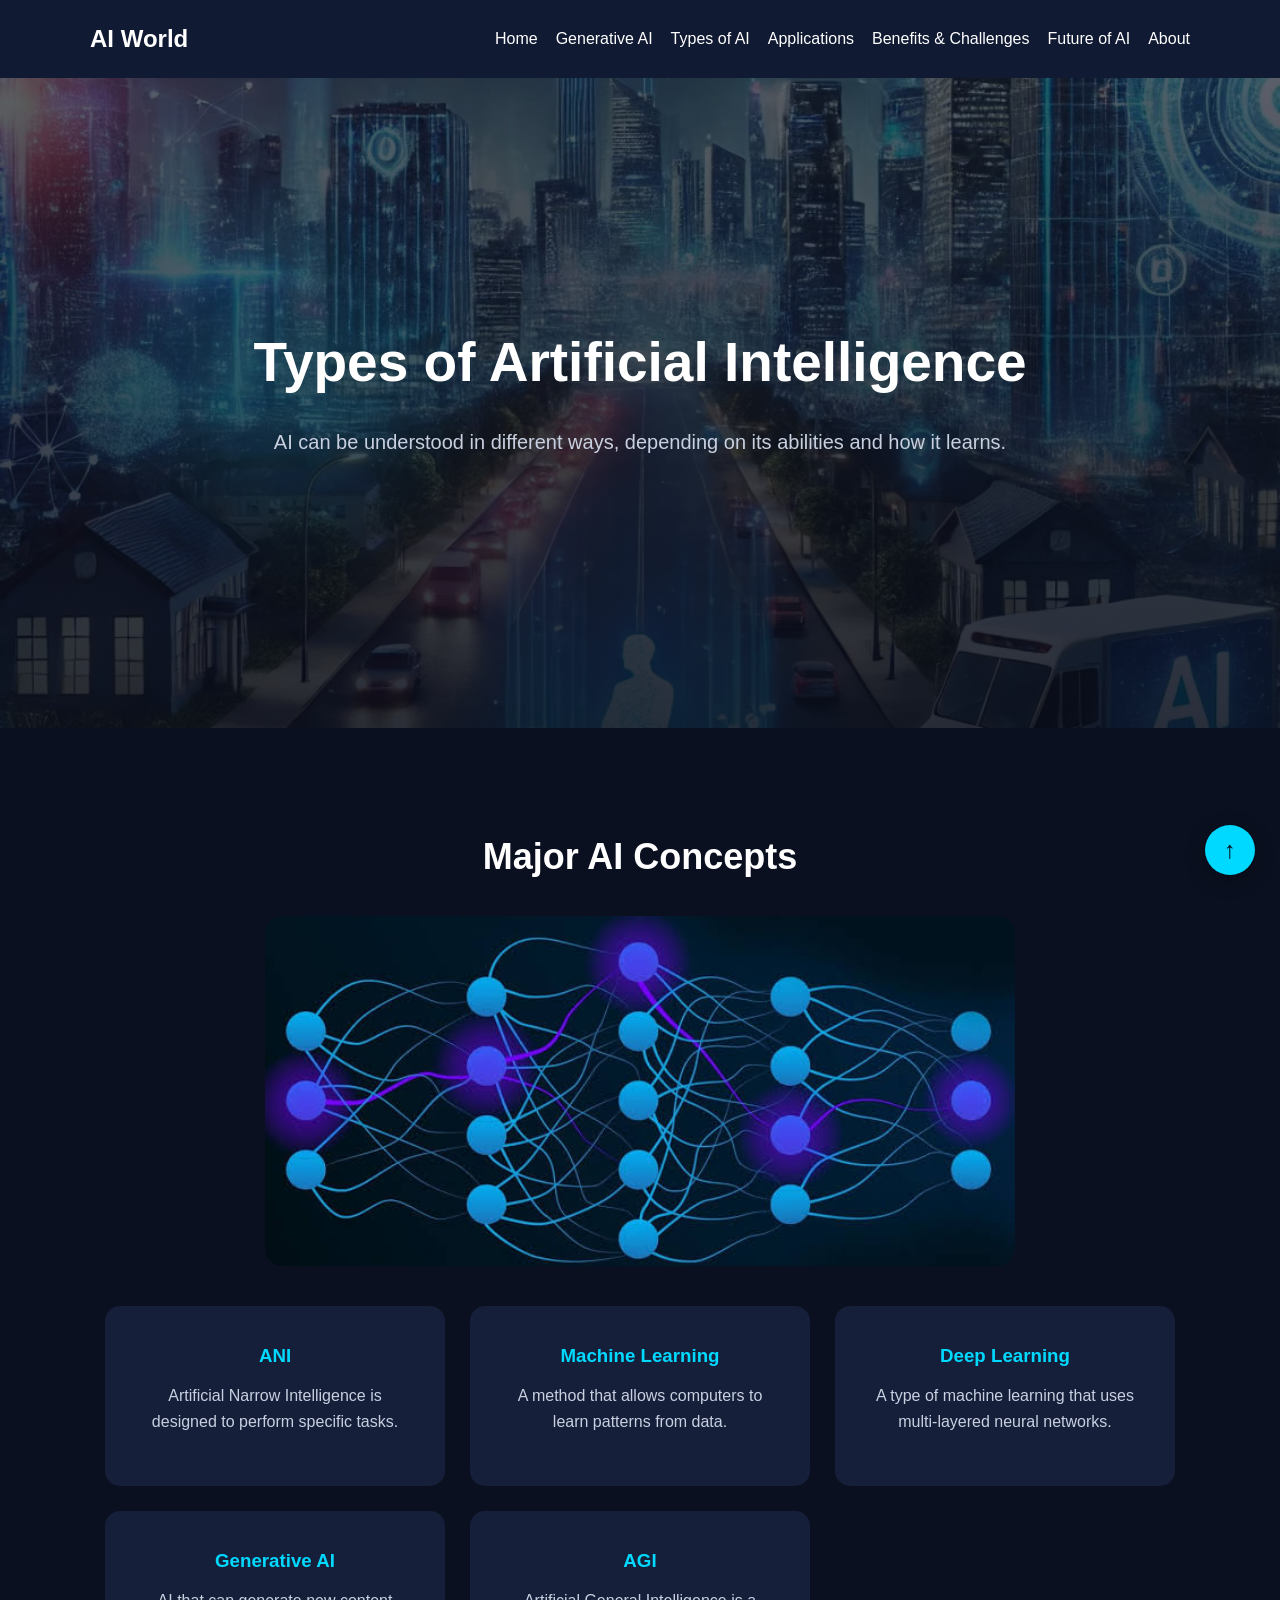
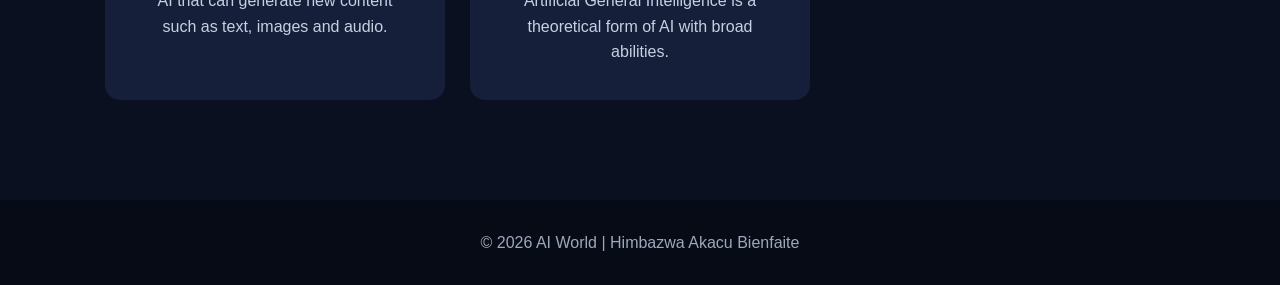
<file: types-ai.html>
<!DOCTYPE html>
<html lang="en">

<head>
    <meta charset="UTF-8">
    <meta name="viewport" content="width=device-width, initial-scale=1.0">

    <title>Types of AI | AI World</title>

    <link rel="stylesheet" href="style.css">
</head>

<body>

<header>
    <nav>

        <div class="logo"> AI World</div>

        <button class="menu-button" onclick="toggleMenu()">☰</button>

        <div class="nav-links">
            <a href="index.html">Home</a>
            <a href="generative-ai.html">Generative AI</a>
            <a href="types-ai.html">Types of AI</a>
            <a href="applications.html">Applications</a>
            <a href="benefits.html">Benefits & Challenges</a>
            <a href="future-ai.html">Future of AI</a>
            <a href="about.html">About</a>
        </div>

    </nav>
</header>

<main>

    <section class="hero">
        <div class="hero-content">

            <h1>Types of Artificial Intelligence</h1>

            <p>
                AI can be understood in different ways,
                depending on its abilities and how it learns.
            </p>

        </div>
    </section>

    <section class="section">

        <h2>Major AI Concepts</h2>

          <img
        src="types-ai.jpg"
        alt="Artificial intelligence technology"
        class="content-image"
        >
    
        <div class="cards">

            <div class="card">
                <h3>ANI</h3>

                <p>
                    Artificial Narrow Intelligence is designed
                    to perform specific tasks.
                </p>
            </div>

            <div class="card">
                <h3>Machine Learning</h3>

                <p>
                    A method that allows computers to learn
                    patterns from data.
                </p>
            </div>

            <div class="card">
                <h3>Deep Learning</h3>

                <p>
                    A type of machine learning that uses
                    multi-layered neural networks.
                </p>
            </div>

            <div class="card">
                <h3>Generative AI</h3>

                <p>
                    AI that can generate new content such
                    as text, images and audio.
                </p>
            </div>

            <div class="card">
                <h3>AGI</h3>

                <p>
                    Artificial General Intelligence is a
                    theoretical form of AI with broad abilities.
                </p>
            </div>

        </div>

    </section>

   <button id="topButton" onclick="scrollToTop()">↑</button> 

</main>

<footer>
    <p>© 2026 AI World | Himbazwa Akacu Bienfaite</p>
</footer>

<script src="script.js"></script>

</body>
</html>
</file>
<file: style.css>
* {
    margin: 0;
    padding: 0;
    box-sizing: border-box;
}

html {
    scroll-behavior: smooth;
}

body {
    font-family: Arial, sans-serif;
    background: #0b1020;
    color: white;
    line-height: 1.6;
}

/* Navigation */

header {
    background: #111a33;
    padding: 20px 50px;
    position: sticky;
    top: 0;
    z-index: 1000;
}

nav {
    max-width: 1100px;
    margin: auto;
    display: flex;
    justify-content: space-between;
    align-items: center;
}

.menu-button {
    display: none;
    background: none;
    border: none;
    color: white;
    font-size: 28px;
    cursor: pointer;
}

.logo {
    font-size: 24px;
    font-weight: bold;
}

.nav-links {
    display: flex;
    gap: 18px;
}

.nav-links a {
    color: white;
    text-decoration: none;
    transition: 0.3s;
}

.nav-links a:hover {
    color: #00d9ff;
}

/* Hero */

.hero {
    min-height: 650px;
    display: flex;
    align-items: center;
    justify-content: center;
    text-align: center;
    padding: 60px 20px;

    background:
        linear-gradient(
            rgba(5, 10, 25, 0.65),
            rgba(5, 10, 25, 0.85)
        ),
        url("ai-background.jpg") center/cover;

    position: relative;
    overflow: hidden;
}

.hero::before {
    content: "";
    position: absolute;
    width: 300px;
    height: 300px;
    border-radius: 50%;
    background: rgba(0, 217, 255, 0.12);
    filter: blur(60px);
    top: 20%;
    left: 10%;
    pointer-events: none;
}

.hero-content {
    max-width: 800px;
    position: relative;
    z-index: 1;
}

.hero h1 {
    font-size: 55px;
    margin-bottom: 20px;
}

.hero p {
    font-size: 20px;
    color: #c8d0e0;
    margin-bottom: 30px;
}

.hero-button {
    display: inline-block;
    background: #00d9ff;
    color: #07101d;
    padding: 14px 28px;
    border-radius: 30px;
    text-decoration: none;
    font-weight: bold;
    transition: 0.3s;
}

.hero-button:hover {
    transform: translateY(-4px);
    box-shadow: 0 8px 20px rgba(0, 217, 255, 0.3);
}

/* Sections */

.section {
    max-width: 1150px;
    margin: auto;
    padding: 100px 40px;
    text-align: center;
}

.section h2 {
    font-size: 36px;
    margin-bottom: 20px;
}

.section > p {
    max-width: 750px;
    margin: auto;
    color: #c8d0e0;
}

/* Cards */

.cards {
    display: grid;
    grid-template-columns: repeat(3, 1fr);
    gap: 25px;
    margin-top: 40px;
}

.card {
    background: #151f3a;
    padding: 35px;
    min-height: 180px;
    border-radius: 15px;
    transition: 0.3s;
}

.card:hover {
    transform: translateY(-8px);
}

.card h3 {
    margin-bottom: 12px;
    color: #00d9ff;
}

.card p {
    color: #c8d0e0;
}

/* Footer */

footer {
    text-align: center;
    padding: 30px;
    background: #070b16;
    color: #9da8bd;
}

/* Mobile */



.fact-section {
    background: #111a33;
    border-radius: 20px;
    margin: 40px auto;
    max-width: 900px;
}

.fact-section p {
    font-size: 20px;
    color: #c8d0e0;
    margin: 25px auto;
    max-width: 700px;
}

.fact-section button {
    background: #00d9ff;
    color: #07101d;
    border: none;
    padding: 14px 25px;
    border-radius: 30px;
    font-size: 16px;
    font-weight: bold;
    cursor: pointer;
    transition: 0.3s;
}

.fact-section button:hover {
    transform: translateY(-4px);
}

.show-menu {
    display: flex !important;
    flex-direction: column;
    position: absolute;
    top: 70px;
    right: 20px;
    background: #111a33;
    padding: 20px;
    border-radius: 12px;
    gap: 15px;
    width: 200px;
}
form {
    max-width: 650px;
    margin: 40px auto 0;
    display: flex;
    flex-direction: column;
    gap: 18px;
}

form input,
form textarea {
    width: 100%;
    padding: 15px;
    border: 1px solid #2b3858;
    border-radius: 10px;
    background: #151f3a;
    color: white;
    font-size: 16px;
    outline: none;
}

form textarea {
    min-height: 160px;
    resize: vertical;
}

form input:focus,
form textarea:focus {
    border-color: #00d9ff;
}

form button {
    align-self: center;
    background: #00d9ff;
    color: #07101d;
    border: none;
    padding: 14px 30px;
    border-radius: 30px;
    font-size: 16px;
    font-weight: bold;
    cursor: pointer;
    transition: 0.3s;
}

form button:hover {
    transform: translateY(-3px);
}

.card-button {
    display: inline-block;
    margin-top: 20px;
    padding: 10px 20px;
    background: #00d9ff;
    color: #07101d;
    text-decoration: none;
    border-radius: 25px;
    font-weight: bold;
    transition: 0.3s;
}

.card-button:hover {
    transform: translateY(-3px);
}

.explore-section .cards {
    grid-template-columns: repeat(2, 1fr);
}

.explore-section .card:last-child {
    grid-column: 1 / 3;
    width: 100%;
    max-width: 500px;
    justify-self: center;
}



.content-image {
    width: 100%;
    max-width: 750px;
    height: 350px;
    object-fit: cover;
    border-radius: 18px;
    margin: 30px auto;
    display: block;
}

.card img {
    width: 100%;
    height: 180px;
    object-fit: cover;
    border-radius: 12px;
    margin-bottom: 20px;
}

.benefits-section {
    background: rgba(21, 31, 58, 0.45);
    border-radius: 20px;
}

.challenges-section {
    margin-top: 40px;
    background: rgba(21, 31, 58, 0.25);
    border-radius: 20px;
}

.benefits-section h2,
.challenges-section h2 {
    margin-bottom: 35px;
}

.creator-card {
    max-width: 700px;
    margin: auto;
}

.website-section {
    background: rgba(21, 31, 58, 0.35);
    border-radius: 20px;
}

.section-intro {
    max-width: 750px;
    margin: 0 auto 40px;
    color: #c8d0e0;
    font-size: 18px;
}

.contact-section {
    background: rgba(21, 31, 58, 0.35);
    border-radius: 20px;
}

.contact-info {
    display: flex;
    justify-content: center;
    gap: 60px;
    margin: 30px auto 40px;
    flex-wrap: wrap;
}

.contact-info h3 {
    margin-bottom: 8px;
}

.contact-info p {
    color: #c8d0e0;
}

.success-section {
    min-height: 60vh;
    display: flex;
    align-items: center;
    justify-content: center;
}

.success-card {
    max-width: 600px;
    width: 100%;
    background: #151f3a;
    padding: 50px 35px;
    border-radius: 20px;
    text-align: center;
}

.success-icon {
    width: 70px;
    height: 70px;
    margin: 0 auto 25px;
    border-radius: 50%;
    background: #00d9ff;
    color: #07101d;
    display: flex;
    align-items: center;
    justify-content: center;
    font-size: 40px;
    font-weight: bold;
}

#topButton {
    position: fixed;
    bottom: 25px;
    right: 25px;
    width: 50px;
    height: 50px;
    border: none;
    border-radius: 50%;
    background: #00d9ff;
    color: #07101d;
    font-size: 24px;
    font-weight: bold;
    cursor: pointer;
    box-shadow: 0 5px 20px rgba(0, 0, 0, 0.3);
    transition: 0.3s;
}

#topButton:hover {
    transform: translateY(-5px);
}

.hero-label {
    font-size: 14px;
    font-weight: bold;
    letter-spacing: 3px;
    margin-bottom: 15px;
}

.hero-buttons {
    display: flex;
    justify-content: center;
    gap: 30px;
    flex-wrap: wrap;
    margin-top: 25px;
     flex-direction: column;
    align-items: center;
}

.hero-button {
    width: 85%;
    max-width: 280px;
}

.secondary-button {
    background: transparent;
    border: 2px solid #00d9ff;
}

.future-image-section {
    text-align: center;
}

.future-image-section img {
    width: 100%;
    max-width: 900px;
    border-radius: 20px;
    display: block;
    margin: auto;
}

.card-highlight {
    display: inline-block;
    margin-top: 15px;
    padding: 6px 12px;
    border-radius: 20px;
    background: rgba(0, 217, 255, 0.12);
    color: #00d9ff;
    font-size: 13px;
    font-weight: bold;
}

.future-intro {
    text-align: center;
}

.future-intro p {
    max-width: 800px;
    margin: 15px auto;
}

.future-hero-line {
    width: 100px;
    height: 4px;
    background: #00d9ff;
    margin: 25px auto 0;
    border-radius: 10px;
}

.future-cards {
    display: grid;
    grid-template-columns: repeat(3, 1fr);
    gap: 25px;
    max-width: 1000px;
    margin: 30px auto 0;
}

.future-cards .card:nth-child(4) {
    grid-column: 2;
}

@media (max-width: 700px) {

    header {
        padding: 15px 20px;
    }

    nav {
        flex-direction: row;
    }

    .menu-button {
        display: block;
    }

    .nav-links {
        display: none;
    }

    .hero h1 {
        font-size: 38px;
    }

    .hero p {
        font-size: 17px;
    }

    .cards {
        grid-template-columns: 1fr;
    }

    .explore-section .cards {
        grid-template-columns: 1fr;
    }

    .explore-section .card:last-child {
        grid-column: auto;
        max-width: none;
    }

    .future-cards {
        display: grid;
        grid-template-columns: 1fr;
        gap: 20px;
    }

    .future-cards .card {
        grid-column: auto !important;
        width: 100%;
        max-width: none;
    }

    .gen-intro {
    flex-direction: column;
}

.gen-intro-image {
    width: 100%;
}

.create-cards {
    display: flex !important;
    flex-direction: column !important;
    gap: 20px;
}

.create-cards .card {
    order: initial !important;
    width: 100%;
}
}

.page-navigation {
    text-align: center;
    margin: 40px 0;
}

.gen-intro {
    display: flex;
    align-items: center;
    gap: 40px;
}

.gen-intro-text {
    flex: 1;
}

.gen-intro-image {
    flex: 1;
}

.gen-intro-image img {
    width: 100%;
    border-radius: 20px;
    display: block;
}

.create-cards {
    display: grid;
    grid-template-columns: repeat(2, 1fr);
    gap: 25px;
}
</file>
